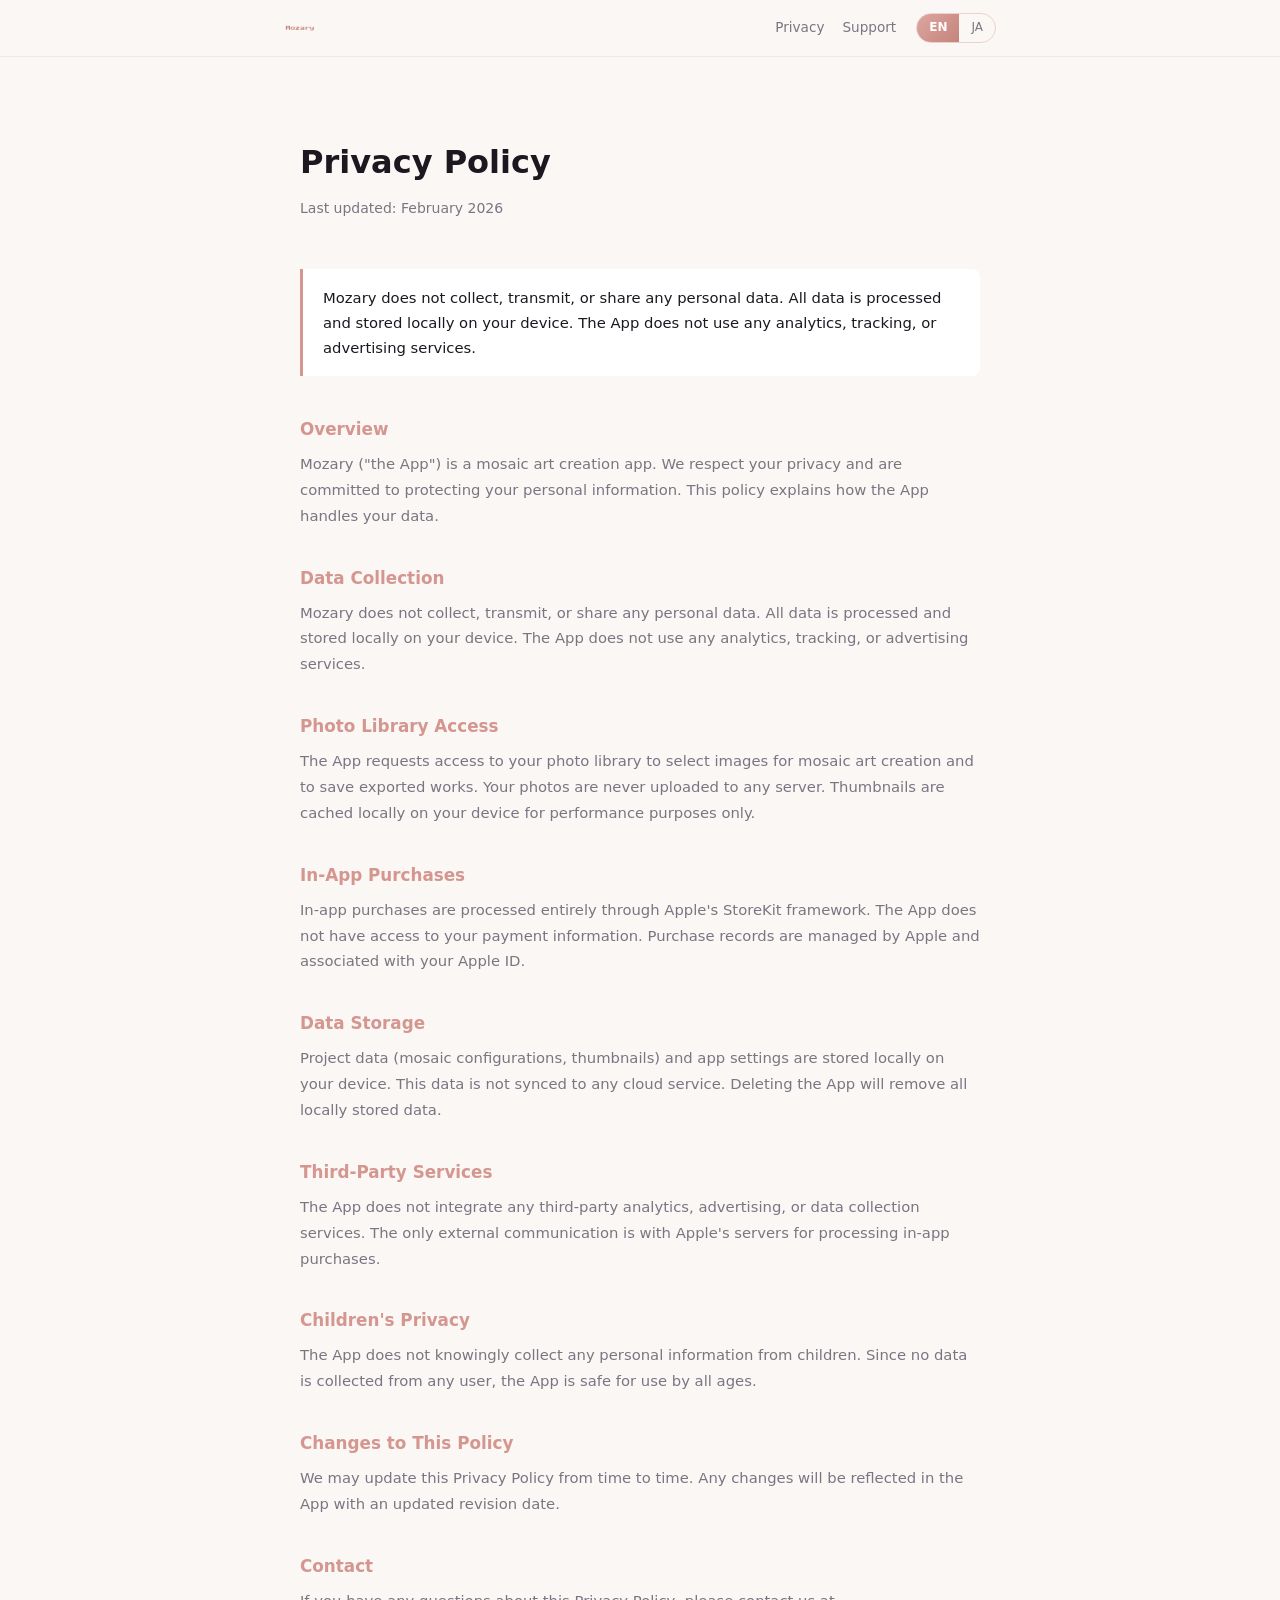
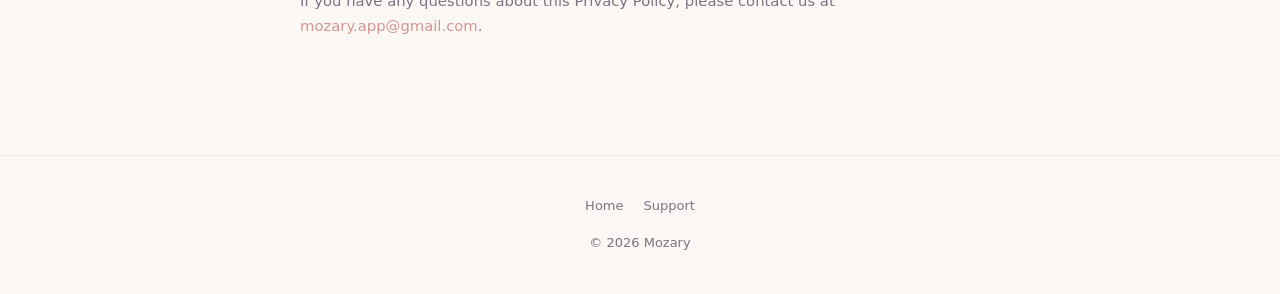
<file: privacy.html>
<!DOCTYPE html>
<html lang="en">
<head>
  <meta charset="UTF-8">
  <meta name="viewport" content="width=device-width, initial-scale=1.0">
  <meta name="theme-color" content="#D4968F">
  <meta name="description" content="Mozary Privacy Policy. Mozary does not collect, transmit, or share any personal data.">
  <title>Privacy Policy - Mozary</title>
  <link rel="stylesheet" href="assets/style.css">
  <link rel="icon" type="image/png" href="assets/images/icon.png">
</head>
<body>

  <!-- Navigation -->
  <nav class="site-nav">
    <div class="nav-inner">
      <a href="index.html" class="nav-logo">
        <img src="assets/images/icon.png" alt="Mozary" width="32" height="32">
      </a>
      <div class="nav-right">
        <div class="nav-links">
          <a href="privacy.html">Privacy</a>
          <a href="support.html">Support</a>
        </div>
        <div class="lang-toggle">
          <a href="privacy.html" class="active">EN</a>
          <a href="ja/privacy.html">JA</a>
        </div>
      </div>
    </div>
  </nav>

  <!-- Privacy Policy -->
  <div class="section">
    <div class="container">
      <article class="prose">
        <div class="prose-header">
          <h1>Privacy Policy</h1>
          <p class="meta">Last updated: February 2026</p>
        </div>

        <div class="highlight-box">
          Mozary does not collect, transmit, or share any personal data. All data is processed and stored locally on your device. The App does not use any analytics, tracking, or advertising services.
        </div>

        <section>
          <h2>Overview</h2>
          <p>Mozary ("the App") is a mosaic art creation app. We respect your privacy and are committed to protecting your personal information. This policy explains how the App handles your data.</p>
        </section>

        <section>
          <h2>Data Collection</h2>
          <p>Mozary does not collect, transmit, or share any personal data. All data is processed and stored locally on your device. The App does not use any analytics, tracking, or advertising services.</p>
        </section>

        <section>
          <h2>Photo Library Access</h2>
          <p>The App requests access to your photo library to select images for mosaic art creation and to save exported works. Your photos are never uploaded to any server. Thumbnails are cached locally on your device for performance purposes only.</p>
        </section>

        <section>
          <h2>In-App Purchases</h2>
          <p>In-app purchases are processed entirely through Apple's StoreKit framework. The App does not have access to your payment information. Purchase records are managed by Apple and associated with your Apple ID.</p>
        </section>

        <section>
          <h2>Data Storage</h2>
          <p>Project data (mosaic configurations, thumbnails) and app settings are stored locally on your device. This data is not synced to any cloud service. Deleting the App will remove all locally stored data.</p>
        </section>

        <section>
          <h2>Third-Party Services</h2>
          <p>The App does not integrate any third-party analytics, advertising, or data collection services. The only external communication is with Apple's servers for processing in-app purchases.</p>
        </section>

        <section>
          <h2>Children's Privacy</h2>
          <p>The App does not knowingly collect any personal information from children. Since no data is collected from any user, the App is safe for use by all ages.</p>
        </section>

        <section>
          <h2>Changes to This Policy</h2>
          <p>We may update this Privacy Policy from time to time. Any changes will be reflected in the App with an updated revision date.</p>
        </section>

        <section>
          <h2>Contact</h2>
          <p>If you have any questions about this Privacy Policy, please contact us at <a href="mailto:mozary.app@gmail.com">mozary.app@gmail.com</a>.</p>
        </section>
      </article>
    </div>
  </div>

  <!-- Footer -->
  <footer class="site-footer">
    <div class="container">
      <div class="footer-links">
        <a href="index.html">Home</a>
        <a href="support.html">Support</a>
      </div>
      <p>&copy; 2026 Mozary</p>
    </div>
  </footer>

</body>
</html>
</file>
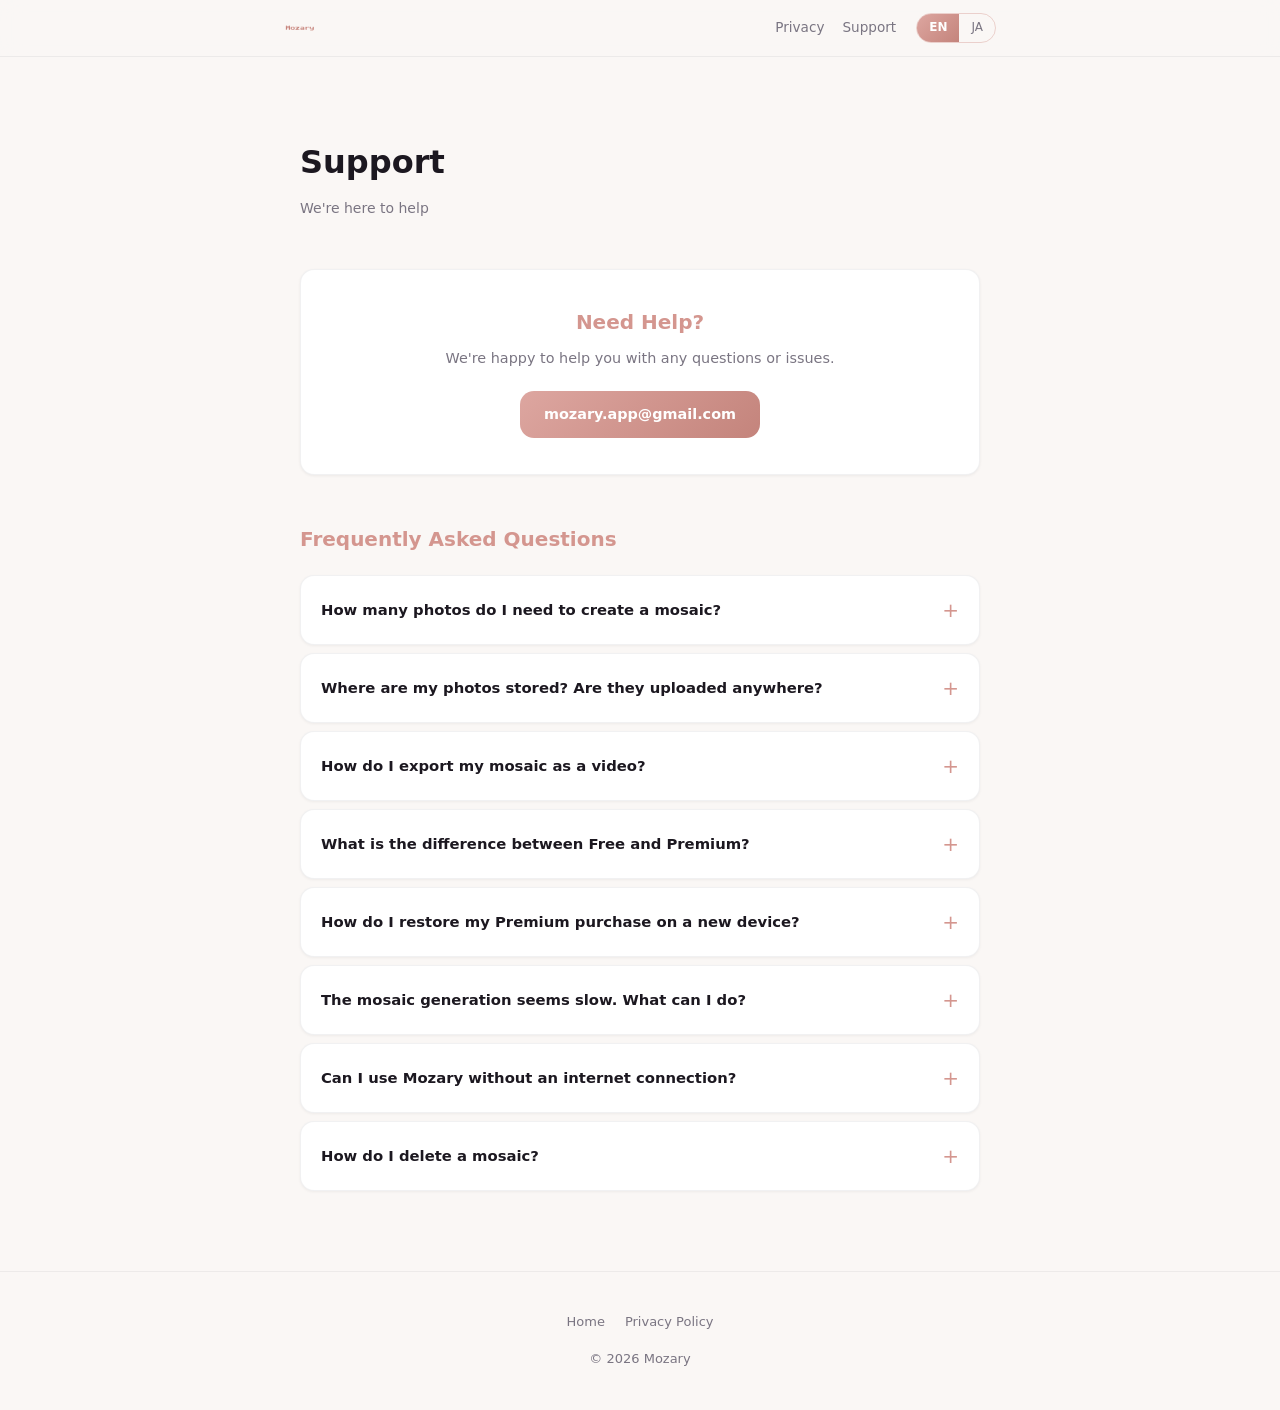
<file: support.html>
<!DOCTYPE html>
<html lang="en">
<head>
  <meta charset="UTF-8">
  <meta name="viewport" content="width=device-width, initial-scale=1.0">
  <meta name="theme-color" content="#D4968F">
  <meta name="description" content="Mozary Support. Get help with the Mozary mosaic art app.">
  <title>Support - Mozary</title>
  <link rel="stylesheet" href="assets/style.css">
  <link rel="icon" type="image/png" href="assets/images/icon.png">
</head>
<body>

  <!-- Navigation -->
  <nav class="site-nav">
    <div class="nav-inner">
      <a href="index.html" class="nav-logo">
        <img src="assets/images/icon.png" alt="Mozary" width="32" height="32">
      </a>
      <div class="nav-right">
        <div class="nav-links">
          <a href="privacy.html">Privacy</a>
          <a href="support.html">Support</a>
        </div>
        <div class="lang-toggle">
          <a href="support.html" class="active">EN</a>
          <a href="ja/support.html">JA</a>
        </div>
      </div>
    </div>
  </nav>

  <!-- Support -->
  <div class="section">
    <div class="container">
      <div class="prose">
        <div class="prose-header">
          <h1>Support</h1>
          <p class="meta">We're here to help</p>
        </div>

        <!-- Contact -->
        <div class="contact-card">
          <h2>Need Help?</h2>
          <p>We're happy to help you with any questions or issues.</p>
          <a class="email-link" href="mailto:mozary.app@gmail.com">mozary.app@gmail.com</a>
        </div>

        <!-- FAQ -->
        <h2 style="font-size:1.25rem; font-weight:800; margin-bottom:20px;">Frequently Asked Questions</h2>
        <div class="faq-list">
          <details class="faq-item">
            <summary>How many photos do I need to create a mosaic?</summary>
            <div class="faq-body">You need at least 30 photos. We recommend 100 or more for the best results — more photos means more variety in your mosaic tiles and a more detailed final image.</div>
          </details>

          <details class="faq-item">
            <summary>Where are my photos stored? Are they uploaded anywhere?</summary>
            <div class="faq-body">Your photos never leave your device. All processing happens locally, and no data is uploaded to any server. Thumbnails are cached on your device for performance only.</div>
          </details>

          <details class="faq-item">
            <summary>How do I export my mosaic as a video?</summary>
            <div class="faq-body">Open your completed mosaic, then tap the export button. You can choose from three animation patterns: a zoom-in animation, an assembly animation where photos are placed one by one, or a combination of both. The video will be saved to your photo library.</div>
          </details>

          <details class="faq-item">
            <summary>What is the difference between Free and Premium?</summary>
            <div class="faq-body">The free plan lets you create up to 2 mosaics per month with a watermark on exports. You can also purchase a single watermark removal for $1.99 per mosaic. Premium ($19.99, one-time) unlocks unlimited creations with no watermark and includes all export animation patterns.</div>
          </details>

          <details class="faq-item">
            <summary>How do I restore my Premium purchase on a new device?</summary>
            <div class="faq-body">Go to Settings within the app and tap "Restore Purchases." Make sure you're signed in with the same Apple ID that was used for the original purchase.</div>
          </details>

          <details class="faq-item">
            <summary>The mosaic generation seems slow. What can I do?</summary>
            <div class="faq-body">Generation time depends on the number of source photos and the grid size. Using fewer photos or closing other apps to free up memory can help. Typically, generation takes 15-20 seconds.</div>
          </details>

          <details class="faq-item">
            <summary>Can I use Mozary without an internet connection?</summary>
            <div class="faq-body">Yes! Mozary processes everything on your device. The only feature that requires internet is purchasing Premium through the App Store.</div>
          </details>

          <details class="faq-item">
            <summary>How do I delete a mosaic?</summary>
            <div class="faq-body">On the home screen, swipe left on the mosaic you want to delete, or tap into the mosaic details and use the delete option. Note that once deleted, the mosaic cannot be recovered.</div>
          </details>
        </div>
      </div>
    </div>
  </div>

  <!-- Footer -->
  <footer class="site-footer">
    <div class="container">
      <div class="footer-links">
        <a href="index.html">Home</a>
        <a href="privacy.html">Privacy Policy</a>
      </div>
      <p>&copy; 2026 Mozary</p>
    </div>
  </footer>

</body>
</html>
</file>
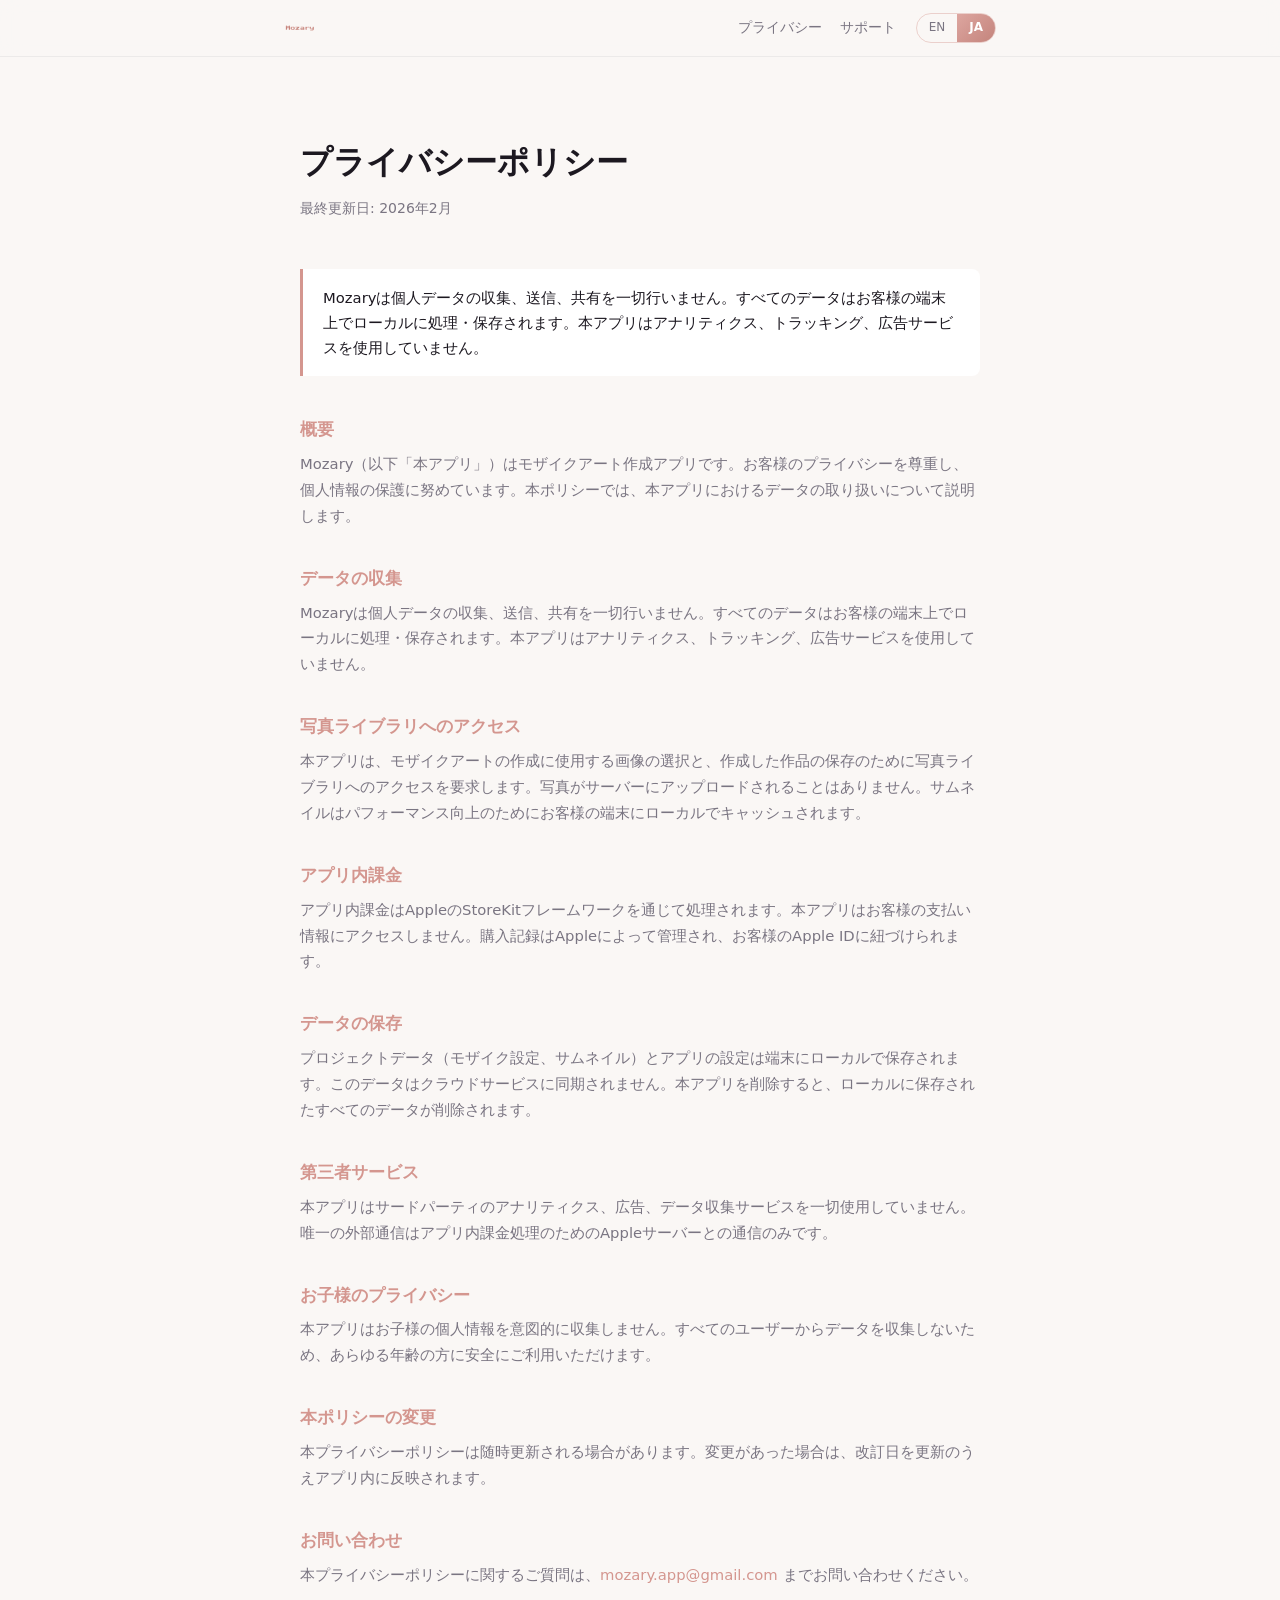
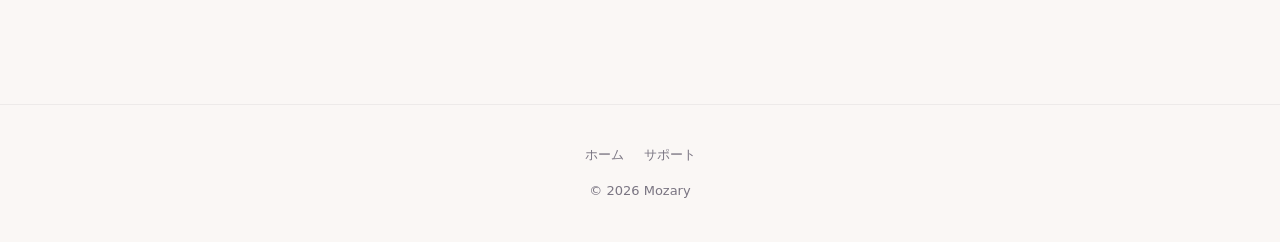
<file: ja/privacy.html>
<!DOCTYPE html>
<html lang="ja">
<head>
  <meta charset="UTF-8">
  <meta name="viewport" content="width=device-width, initial-scale=1.0">
  <meta name="theme-color" content="#D4968F">
  <meta name="description" content="Mozary プライバシーポリシー。Mozaryは個人データの収集、送信、共有を一切行いません。">
  <title>プライバシーポリシー - Mozary</title>
  <link rel="stylesheet" href="../assets/style.css">
  <link rel="icon" type="image/png" href="../assets/images/icon.png">
</head>
<body>

  <!-- Navigation -->
  <nav class="site-nav">
    <div class="nav-inner">
      <a href="../ja/index.html" class="nav-logo">
        <img src="../assets/images/icon.png" alt="Mozary" width="32" height="32">
      </a>
      <div class="nav-right">
        <div class="nav-links">
          <a href="../ja/privacy.html">プライバシー</a>
          <a href="../ja/support.html">サポート</a>
        </div>
        <div class="lang-toggle">
          <a href="../privacy.html">EN</a>
          <a href="../ja/privacy.html" class="active">JA</a>
        </div>
      </div>
    </div>
  </nav>

  <!-- Privacy Policy -->
  <div class="section">
    <div class="container">
      <article class="prose">
        <div class="prose-header">
          <h1>プライバシーポリシー</h1>
          <p class="meta">最終更新日: 2026年2月</p>
        </div>

        <div class="highlight-box">
          Mozaryは個人データの収集、送信、共有を一切行いません。すべてのデータはお客様の端末上でローカルに処理・保存されます。本アプリはアナリティクス、トラッキング、広告サービスを使用していません。
        </div>

        <section>
          <h2>概要</h2>
          <p>Mozary（以下「本アプリ」）はモザイクアート作成アプリです。お客様のプライバシーを尊重し、個人情報の保護に努めています。本ポリシーでは、本アプリにおけるデータの取り扱いについて説明します。</p>
        </section>

        <section>
          <h2>データの収集</h2>
          <p>Mozaryは個人データの収集、送信、共有を一切行いません。すべてのデータはお客様の端末上でローカルに処理・保存されます。本アプリはアナリティクス、トラッキング、広告サービスを使用していません。</p>
        </section>

        <section>
          <h2>写真ライブラリへのアクセス</h2>
          <p>本アプリは、モザイクアートの作成に使用する画像の選択と、作成した作品の保存のために写真ライブラリへのアクセスを要求します。写真がサーバーにアップロードされることはありません。サムネイルはパフォーマンス向上のためにお客様の端末にローカルでキャッシュされます。</p>
        </section>

        <section>
          <h2>アプリ内課金</h2>
          <p>アプリ内課金はAppleのStoreKitフレームワークを通じて処理されます。本アプリはお客様の支払い情報にアクセスしません。購入記録はAppleによって管理され、お客様のApple IDに紐づけられます。</p>
        </section>

        <section>
          <h2>データの保存</h2>
          <p>プロジェクトデータ（モザイク設定、サムネイル）とアプリの設定は端末にローカルで保存されます。このデータはクラウドサービスに同期されません。本アプリを削除すると、ローカルに保存されたすべてのデータが削除されます。</p>
        </section>

        <section>
          <h2>第三者サービス</h2>
          <p>本アプリはサードパーティのアナリティクス、広告、データ収集サービスを一切使用していません。唯一の外部通信はアプリ内課金処理のためのAppleサーバーとの通信のみです。</p>
        </section>

        <section>
          <h2>お子様のプライバシー</h2>
          <p>本アプリはお子様の個人情報を意図的に収集しません。すべてのユーザーからデータを収集しないため、あらゆる年齢の方に安全にご利用いただけます。</p>
        </section>

        <section>
          <h2>本ポリシーの変更</h2>
          <p>本プライバシーポリシーは随時更新される場合があります。変更があった場合は、改訂日を更新のうえアプリ内に反映されます。</p>
        </section>

        <section>
          <h2>お問い合わせ</h2>
          <p>本プライバシーポリシーに関するご質問は、<a href="mailto:mozary.app@gmail.com">mozary.app@gmail.com</a> までお問い合わせください。</p>
        </section>
      </article>
    </div>
  </div>

  <!-- Footer -->
  <footer class="site-footer">
    <div class="container">
      <div class="footer-links">
        <a href="../ja/index.html">ホーム</a>
        <a href="../ja/support.html">サポート</a>
      </div>
      <p>&copy; 2026 Mozary</p>
    </div>
  </footer>

</body>
</html>
</file>
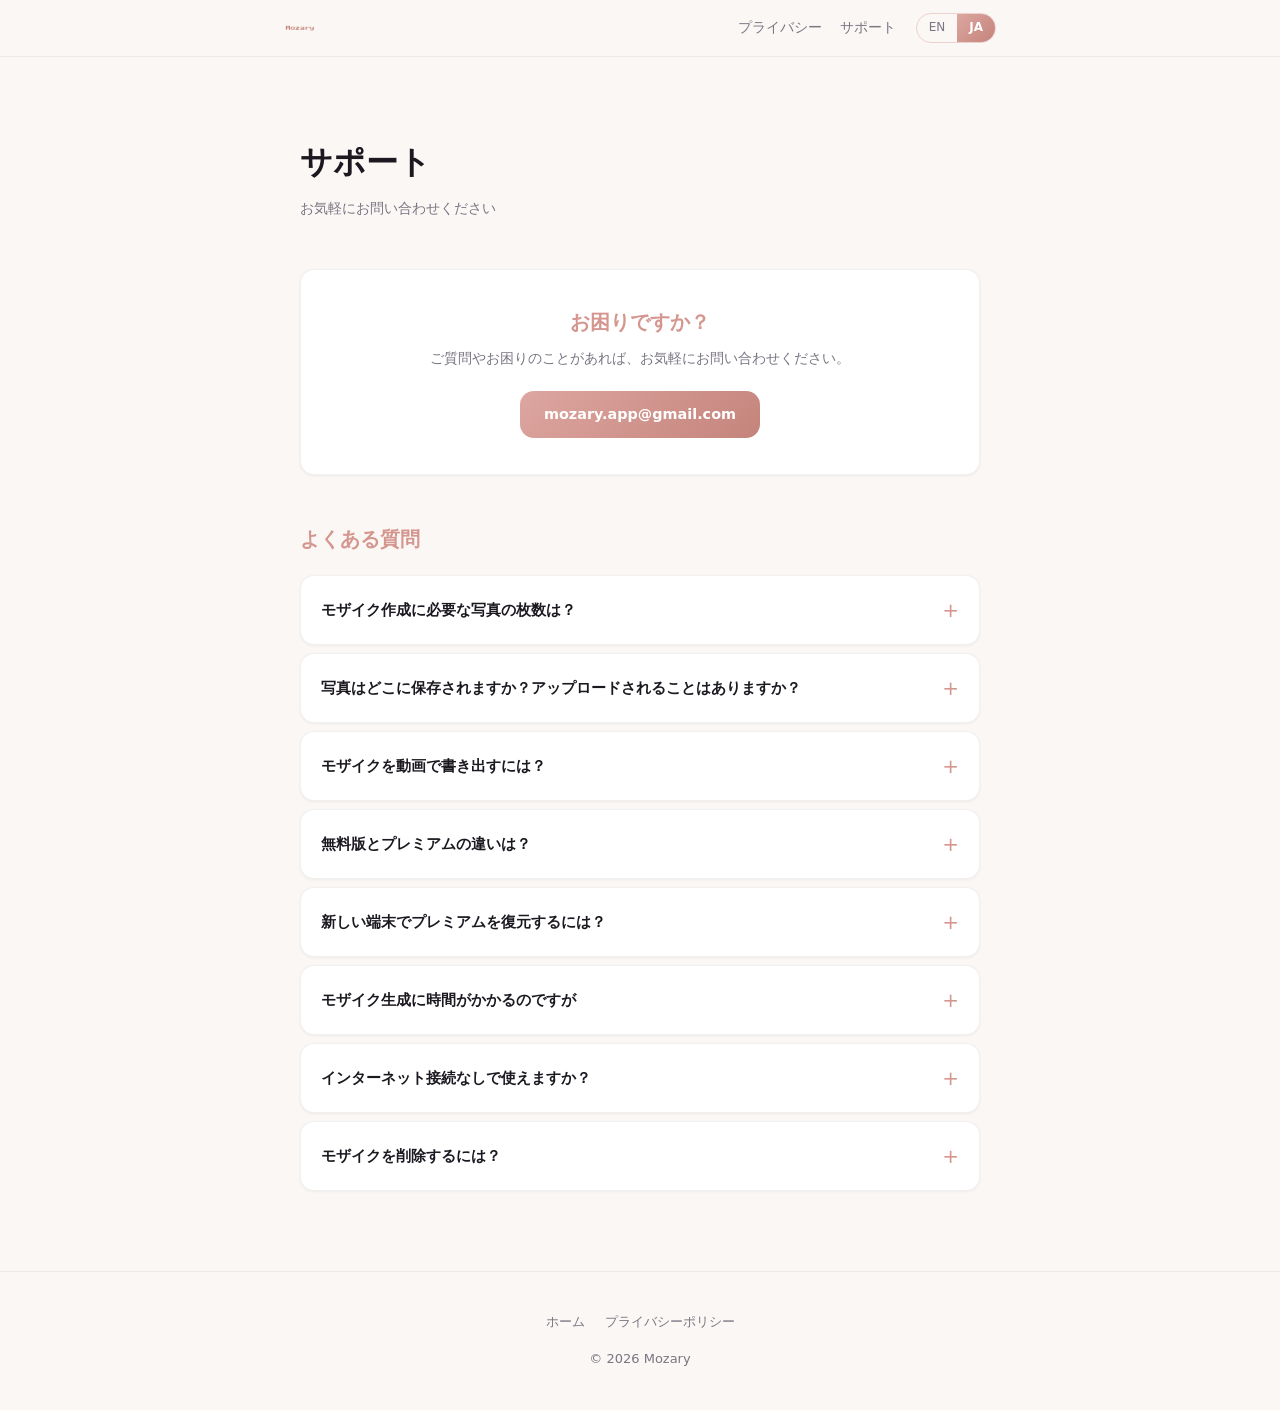
<file: ja/support.html>
<!DOCTYPE html>
<html lang="ja">
<head>
  <meta charset="UTF-8">
  <meta name="viewport" content="width=device-width, initial-scale=1.0">
  <meta name="theme-color" content="#D4968F">
  <meta name="description" content="Mozary サポート。モザイクアートアプリMozaryのヘルプとよくある質問。">
  <title>サポート - Mozary</title>
  <link rel="stylesheet" href="../assets/style.css">
  <link rel="icon" type="image/png" href="../assets/images/icon.png">
</head>
<body>

  <!-- Navigation -->
  <nav class="site-nav">
    <div class="nav-inner">
      <a href="../ja/index.html" class="nav-logo">
        <img src="../assets/images/icon.png" alt="Mozary" width="32" height="32">
      </a>
      <div class="nav-right">
        <div class="nav-links">
          <a href="../ja/privacy.html">プライバシー</a>
          <a href="../ja/support.html">サポート</a>
        </div>
        <div class="lang-toggle">
          <a href="../support.html">EN</a>
          <a href="../ja/support.html" class="active">JA</a>
        </div>
      </div>
    </div>
  </nav>

  <!-- Support -->
  <div class="section">
    <div class="container">
      <div class="prose">
        <div class="prose-header">
          <h1>サポート</h1>
          <p class="meta">お気軽にお問い合わせください</p>
        </div>

        <!-- Contact -->
        <div class="contact-card">
          <h2>お困りですか？</h2>
          <p>ご質問やお困りのことがあれば、お気軽にお問い合わせください。</p>
          <a class="email-link" href="mailto:mozary.app@gmail.com">mozary.app@gmail.com</a>
        </div>

        <!-- FAQ -->
        <h2 style="font-size:1.25rem; font-weight:800; margin-bottom:20px;">よくある質問</h2>
        <div class="faq-list">
          <details class="faq-item">
            <summary>モザイク作成に必要な写真の枚数は？</summary>
            <div class="faq-body">最低30枚の写真が必要です。100枚以上を推奨しています。写真が多いほどモザイクタイルのバリエーションが増え、より詳細で美しい仕上がりになります。</div>
          </details>

          <details class="faq-item">
            <summary>写真はどこに保存されますか？アップロードされることはありますか？</summary>
            <div class="faq-body">写真はお客様の端末から外に出ることはありません。すべての処理はローカルで行われ、サーバーへのアップロードは一切ありません。サムネイルはパフォーマンス向上のために端末内にキャッシュされるのみです。</div>
          </details>

          <details class="faq-item">
            <summary>モザイクを動画で書き出すには？</summary>
            <div class="faq-body">完成したモザイクを開き、書き出しボタンをタップしてください。ズームインアニメーション、写真を1枚ずつ配置する組み立てアニメーション、またはその両方を組み合わせた3種類のパターンから選べます。動画はフォトライブラリに保存されます。</div>
          </details>

          <details class="faq-item">
            <summary>無料版とプレミアムの違いは？</summary>
            <div class="faq-body">無料プランでは月2作品まで作成でき、書き出し時に透かしが入ります。都度購入（¥300/作品）で1作品分の透かしを削除することもできます。プレミアム（¥3,000・買い切り）なら、無制限の作成と透かしなしの書き出し、すべてのアニメーションパターンが利用可能になります。</div>
          </details>

          <details class="faq-item">
            <summary>新しい端末でプレミアムを復元するには？</summary>
            <div class="faq-body">アプリ内の設定画面から「購入を復元」をタップしてください。元の購入に使用したApple IDでサインインしていることをご確認ください。</div>
          </details>

          <details class="faq-item">
            <summary>モザイク生成に時間がかかるのですが</summary>
            <div class="faq-body">生成時間は素材写真の枚数とグリッドサイズによって変わります。写真の枚数を減らしたり、他のアプリを閉じてメモリを確保すると改善される場合があります。通常は15〜20秒程度です。</div>
          </details>

          <details class="faq-item">
            <summary>インターネット接続なしで使えますか？</summary>
            <div class="faq-body">はい！Mozaryはすべての処理を端末上で行います。インターネット接続が必要なのは、App Storeでのプレミアム購入時のみです。</div>
          </details>

          <details class="faq-item">
            <summary>モザイクを削除するには？</summary>
            <div class="faq-body">ホーム画面で削除したいモザイクを左にスワイプするか、モザイクの詳細画面から削除オプションを使用してください。一度削除すると復元できませんのでご注意ください。</div>
          </details>
        </div>
      </div>
    </div>
  </div>

  <!-- Footer -->
  <footer class="site-footer">
    <div class="container">
      <div class="footer-links">
        <a href="../ja/index.html">ホーム</a>
        <a href="../ja/privacy.html">プライバシーポリシー</a>
      </div>
      <p>&copy; 2026 Mozary</p>
    </div>
  </footer>

</body>
</html>
</file>
<file: assets/style.css>
/* ===== Design Tokens ===== */
:root {
  --accent: #D4968F;
  --accent-from: #DDA6A0;
  --accent-to: #C4847C;
  --accent-gradient: linear-gradient(135deg, var(--accent-from), var(--accent-to));
  --accent-soft: rgba(212, 150, 143, 0.12);

  --bg: #FAF7F5;
  --card-bg: #FFFFFF;
  --card-bg-elevated: #F5F0EE;
  --text-primary: #1C1820;
  --text-secondary: #7A7582;
  --text-tertiary: #AEA8B4;
  --success: #4DA65C;
  --error: #D44040;
  --border: rgba(122, 117, 130, 0.1);

  --radius-sm: 8px;
  --radius-md: 14px;
  --radius-lg: 20px;
  --radius-xl: 28px;

  --font: -apple-system, "SF Pro Rounded", system-ui, "Hiragino Sans", sans-serif;
  --max-width: 760px;
  --section-gap: 80px;
}

@media (prefers-color-scheme: dark) {
  :root {
    --bg: #0F0D12;
    --card-bg: #1A1720;
    --card-bg-elevated: #232030;
    --text-primary: #F0ECE8;
    --text-secondary: #9894A0;
    --text-tertiary: #5C5866;
    --border: rgba(212, 150, 143, 0.1);
  }
}

/* ===== Reset & Base ===== */
*, *::before, *::after { box-sizing: border-box; margin: 0; padding: 0; }

html { scroll-behavior: smooth; }

body {
  font-family: var(--font);
  background: var(--bg);
  color: var(--text-primary);
  line-height: 1.6;
  -webkit-font-smoothing: antialiased;
  -moz-osx-font-smoothing: grayscale;
}

img { max-width: 100%; display: block; }

a { color: var(--accent); text-decoration: none; transition: opacity 0.2s; }
a:hover { text-decoration: underline; }

/* ===== Layout ===== */
.container {
  width: 100%;
  max-width: var(--max-width);
  margin: 0 auto;
  padding: 0 24px;
}

.section {
  padding: var(--section-gap) 0;
}

.section-title {
  font-size: 1.5rem;
  font-weight: 800;
  text-align: center;
  margin-bottom: 12px;
  letter-spacing: -0.02em;
}

.section-subtitle {
  text-align: center;
  color: var(--text-secondary);
  font-size: 0.95rem;
  margin-bottom: 40px;
}

/* ===== Navigation ===== */
.site-nav {
  position: sticky;
  top: 0;
  z-index: 100;
  background: rgba(250, 247, 245, 0.85);
  backdrop-filter: blur(12px);
  -webkit-backdrop-filter: blur(12px);
  border-bottom: 1px solid var(--border);
}

@media (prefers-color-scheme: dark) {
  .site-nav {
    background: rgba(15, 13, 18, 0.85);
  }
}

.nav-inner {
  display: flex;
  align-items: center;
  justify-content: space-between;
  height: 56px;
  max-width: var(--max-width);
  margin: 0 auto;
  padding: 0 24px;
}

.nav-logo {
  display: flex;
  align-items: center;
  gap: 10px;
  text-decoration: none;
  color: var(--text-primary);
}
.nav-logo:hover { text-decoration: none; }

.nav-logo img {
  width: 32px;
  height: 32px;
  border-radius: 8px;
}

.nav-logo span {
  font-weight: 700;
  font-size: 1rem;
}

.nav-right {
  display: flex;
  align-items: center;
  gap: 20px;
}

.nav-links {
  display: flex;
  align-items: center;
  gap: 18px;
}

.nav-links a {
  font-size: 0.85rem;
  color: var(--text-secondary);
  font-weight: 500;
}
.nav-links a:hover { color: var(--accent); text-decoration: none; }

.lang-toggle {
  display: flex;
  align-items: center;
  border: 1px solid rgba(212, 150, 143, 0.4);
  border-radius: 20px;
  overflow: hidden;
  font-size: 0.75rem;
}

.lang-toggle a {
  padding: 4px 12px;
  color: var(--text-secondary);
  font-weight: 500;
}
.lang-toggle a:hover { text-decoration: none; color: var(--accent); }

.lang-toggle a.active {
  background: var(--accent-gradient);
  color: #fff;
  font-weight: 600;
}

/* ===== Hero ===== */
.hero {
  padding: 80px 0 60px;
  text-align: center;
}

.hero-icon {
  width: 120px;
  height: 120px;
  border-radius: 26px;
  margin: 0 auto 28px;
  box-shadow: 0 8px 32px rgba(212, 150, 143, 0.3);
}

.hero h1 {
  font-size: clamp(2rem, 5vw, 3rem);
  font-weight: 800;
  letter-spacing: -0.03em;
  line-height: 1.2;
  margin-bottom: 16px;
}

.hero h1 .accent {
  background: var(--accent-gradient);
  -webkit-background-clip: text;
  -webkit-text-fill-color: transparent;
  background-clip: text;
}

.hero-subtitle {
  font-size: 1.1rem;
  color: var(--text-secondary);
  max-width: 480px;
  margin: 0 auto 36px;
  line-height: 1.7;
}

.hero-actions {
  display: flex;
  gap: 12px;
  justify-content: center;
  flex-wrap: wrap;
}

.hero-mosaic {
  margin: 56px auto 0;
  max-width: 560px;
  border-radius: var(--radius-lg);
  overflow: hidden;
  box-shadow: 0 20px 60px rgba(0, 0, 0, 0.12);
}

@media (prefers-color-scheme: dark) {
  .hero-mosaic {
    box-shadow: 0 20px 60px rgba(0, 0, 0, 0.4);
  }
}

/* ===== Buttons ===== */
.btn-primary {
  display: inline-flex;
  align-items: center;
  justify-content: center;
  gap: 8px;
  padding: 14px 28px;
  background: var(--accent-gradient);
  color: #fff;
  font-size: 0.95rem;
  font-weight: 600;
  border-radius: var(--radius-md);
  transition: opacity 0.2s, transform 0.15s;
  box-shadow: 0 4px 16px rgba(212, 150, 143, 0.35);
}
.btn-primary:hover { opacity: 0.9; transform: translateY(-1px); text-decoration: none; }

.btn-secondary {
  display: inline-flex;
  align-items: center;
  justify-content: center;
  padding: 12px 24px;
  border: 1.5px solid rgba(212, 150, 143, 0.5);
  color: var(--accent);
  font-size: 0.9rem;
  font-weight: 600;
  border-radius: var(--radius-md);
  transition: background 0.2s;
}
.btn-secondary:hover { background: var(--accent-soft); text-decoration: none; }

.appstore-badge img {
  height: 48px;
  width: auto;
  transition: opacity 0.2s;
}
.appstore-badge:hover img { opacity: 0.85; }
.appstore-badge:hover { text-decoration: none; }

/* ===== Feature Cards ===== */
.features-grid {
  display: grid;
  grid-template-columns: repeat(2, 1fr);
  gap: 16px;
}

.feature-card {
  background: var(--card-bg);
  border-radius: var(--radius-md);
  padding: 24px;
  box-shadow: 0 1px 3px rgba(0, 0, 0, 0.06), 0 4px 16px rgba(0, 0, 0, 0.03);
  border: 1px solid var(--border);
}

.feature-icon {
  font-size: 1.75rem;
  margin-bottom: 12px;
  display: block;
}

.feature-card h3 {
  font-size: 0.95rem;
  font-weight: 700;
  margin-bottom: 6px;
}

.feature-card p {
  font-size: 0.85rem;
  color: var(--text-secondary);
  line-height: 1.55;
}

/* ===== Pricing ===== */
.pricing-grid {
  display: grid;
  grid-template-columns: repeat(3, 1fr);
  gap: 16px;
  max-width: 720px;
  margin: 0 auto;
}

.pricing-card {
  background: var(--card-bg);
  border-radius: var(--radius-md);
  padding: 28px 24px;
  box-shadow: 0 1px 3px rgba(0, 0, 0, 0.06);
  border: 1px solid var(--border);
  position: relative;
}

.pricing-card.featured {
  border: 2px solid var(--accent);
}

.pricing-badge {
  position: absolute;
  top: -12px;
  left: 50%;
  transform: translateX(-50%);
  background: var(--accent-gradient);
  color: #fff;
  font-size: 0.7rem;
  font-weight: 700;
  padding: 3px 14px;
  border-radius: 12px;
  white-space: nowrap;
}

.pricing-plan-name {
  font-size: 0.8rem;
  font-weight: 700;
  color: var(--text-secondary);
  text-transform: uppercase;
  letter-spacing: 0.06em;
  margin-bottom: 4px;
}

.pricing-price {
  font-size: 1.5rem;
  font-weight: 800;
  margin-bottom: 4px;
}

.pricing-tagline {
  font-size: 0.8rem;
  color: var(--text-secondary);
  margin-bottom: 16px;
}

.pricing-features {
  display: flex;
  flex-direction: column;
  gap: 8px;
}

.pricing-feature {
  font-size: 0.85rem;
  display: flex;
  align-items: center;
  gap: 8px;
}

.pricing-feature .check { color: var(--success); }
.pricing-feature .cross { color: var(--text-tertiary); }

/* ===== CTA Section ===== */
.cta-section {
  text-align: center;
  padding: 60px 0 80px;
}

.cta-section h2 {
  font-size: 1.5rem;
  font-weight: 800;
  margin-bottom: 20px;
}

/* ===== Prose (Privacy / Support) ===== */
.prose {
  max-width: 680px;
  margin: 0 auto;
}

.prose-header {
  margin-bottom: 48px;
}

.prose h1 {
  font-size: 2rem;
  font-weight: 800;
  margin-bottom: 8px;
}

.prose .meta {
  color: var(--text-secondary);
  font-size: 0.875rem;
}

.prose section {
  margin-bottom: 36px;
}

.prose h2 {
  font-size: 1.05rem;
  font-weight: 700;
  margin-bottom: 8px;
  color: var(--accent);
}

.prose p {
  font-size: 0.925rem;
  color: var(--text-secondary);
  line-height: 1.75;
}

.highlight-box {
  background: var(--card-bg);
  border-left: 3px solid var(--accent);
  border-radius: 0 var(--radius-sm) var(--radius-sm) 0;
  padding: 16px 20px;
  margin-bottom: 40px;
  font-size: 0.925rem;
  color: var(--text-primary);
  line-height: 1.7;
}

/* ===== Contact Card ===== */
.contact-card {
  background: var(--card-bg);
  border-radius: var(--radius-md);
  padding: 36px;
  text-align: center;
  box-shadow: 0 1px 3px rgba(0, 0, 0, 0.06);
  border: 1px solid var(--border);
  margin-bottom: 48px;
}

.contact-card h2 {
  font-size: 1.25rem;
  font-weight: 700;
  margin-bottom: 8px;
}

.contact-card p {
  color: var(--text-secondary);
  font-size: 0.9rem;
  margin-bottom: 20px;
}

.email-link {
  display: inline-flex;
  align-items: center;
  gap: 8px;
  background: var(--accent-gradient);
  color: #fff;
  padding: 12px 24px;
  border-radius: var(--radius-md);
  font-weight: 600;
  font-size: 0.9rem;
}
.email-link:hover { opacity: 0.9; text-decoration: none; }

/* ===== FAQ Accordion ===== */
.faq-list {
  display: flex;
  flex-direction: column;
  gap: 8px;
}

.faq-item {
  background: var(--card-bg);
  border-radius: var(--radius-md);
  overflow: hidden;
  box-shadow: 0 1px 3px rgba(0, 0, 0, 0.05);
  border: 1px solid var(--border);
}

.faq-item summary {
  list-style: none;
  padding: 18px 20px;
  font-size: 0.925rem;
  font-weight: 600;
  cursor: pointer;
  display: flex;
  justify-content: space-between;
  align-items: center;
  user-select: none;
  gap: 12px;
}

.faq-item summary::-webkit-details-marker { display: none; }

.faq-item summary::after {
  content: "+";
  color: var(--accent);
  font-size: 1.25rem;
  font-weight: 400;
  transition: transform 0.2s;
  flex-shrink: 0;
}

details[open] > summary::after { transform: rotate(45deg); }

.faq-body {
  padding: 0 20px 18px;
  font-size: 0.875rem;
  color: var(--text-secondary);
  line-height: 1.7;
}

/* ===== Footer ===== */
.site-footer {
  border-top: 1px solid var(--border);
  padding: 40px 0;
  text-align: center;
  font-size: 0.8125rem;
  color: var(--text-secondary);
}

.footer-links {
  display: flex;
  gap: 20px;
  justify-content: center;
  flex-wrap: wrap;
  margin-bottom: 16px;
}

.footer-links a { color: var(--text-secondary); }
.footer-links a:hover { color: var(--accent); text-decoration: none; }

/* ===== Responsive ===== */
@media (max-width: 768px) {
  .pricing-grid { grid-template-columns: 1fr; }
}

@media (max-width: 600px) {
  :root { --section-gap: 56px; }

  .hero { padding: 56px 0 40px; }
  .hero h1 { font-size: 1.75rem; }
  .hero-icon { width: 96px; height: 96px; border-radius: 22px; }

  .features-grid { grid-template-columns: 1fr; }
  .pricing-grid { grid-template-columns: 1fr; }

  .nav-links { display: none; }

  .prose h1 { font-size: 1.5rem; }
  .contact-card { padding: 24px; }
}
</file>
